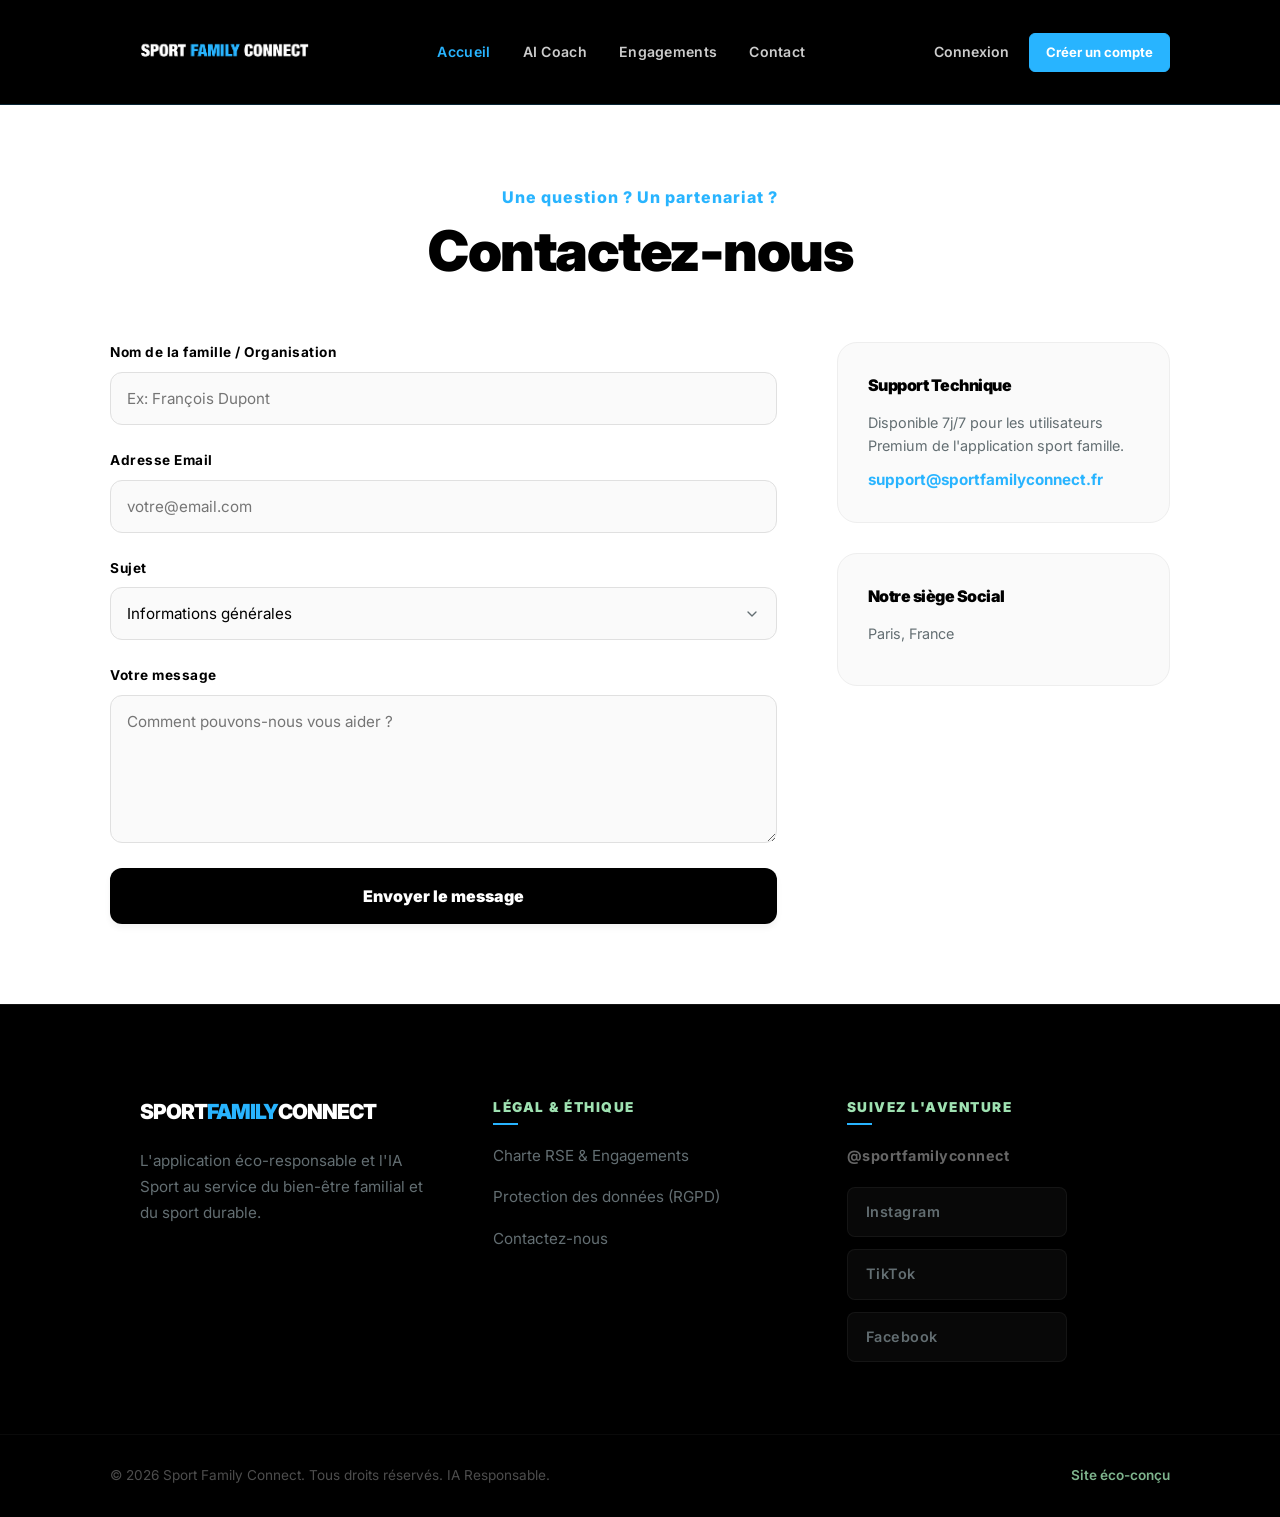
<file: contact.html>
<!DOCTYPE html>
<html lang="fr">
<head>
    <meta charset="UTF-8">
    <meta name="viewport" content="width=device-width, initial-scale=1.0">
    <title>Contact | Sport Family Connect</title>
    <link rel="stylesheet" href="style.css">
    <link href="https://fonts.googleapis.com/css2?family=Archivo+Black&family=Inter:wght@400;600;700;900&display=swap" rel="stylesheet">
</head>
<body class="contact-page">

   <header class="simple-header">
    <nav class="container nav-flex">
        <div class="logo">
            <a href="index.html" class="logo-link">
                <img src="sportfamilyconnectlogo.png" alt="Sport Family Connect Logo" class="logo-img">
            </a>
        </div>
        
        <ul class="nav-links" id="navLinks">
            <li><a href="index.html" class="active">Accueil</a></li>
            <li><a href="index.html#ai-coach">AI Coach</a></li> 
            <li><a href="rse.html">Engagements</a></li> 
            <li><a href="contact.html">Contact</a></li>
            <li class="mobile-auth"><a href="#" class="login-link">Connexion</a></li>
            <li class="mobile-auth"><a href="#" class="signup-btn">Créer un compte</a></li>
        </ul>

        <div class="nav-auth">
            <a href="#" class="login-link">Connexion</a>
            <a href="#" class="signup-btn">Créer un compte</a>
        </div>

        <button class="menu-toggle" id="menuToggle" aria-label="Ouvrir le menu">
            <span class="bar"></span>
            <span class="bar"></span>
            <span class="bar"></span>
        </button>
    </nav>
</header>

    <main class="contact-container">
        <section class="contact-intro">
            <span class="sub-title" style="text-align: center;">Une question ? Un partenariat ?</span>
            <h1>Contactez-nous</h1>
        </section>

        <section class="contact-grid">
            <div class="contact-form-wrapper">
                <form action="#" method="POST" class="main-form">
                    <div class="form-group">
                        <label for="name">Nom de la famille / Organisation</label>
                        <input type="text" id="name" name="name" placeholder="Ex: François Dupont" required>
                    </div>
                    <div class="form-group">
                        <label for="email">Adresse Email</label>
                        <input type="email" id="email" name="email" placeholder="votre@email.com" required>
                    </div>
                    <div class="form-group">
                        <label for="subject">Sujet</label>
                        <select id="subject" name="subject">
                            <option value="info">Informations générales</option>
                            <option value="tech">Support technique AI Coach</option>
                            <option value="rgpd">Question relative au RGPD / Données</option>
                            <option value="press">Presse & Partenariats</option>
                        </select>
                    </div>
                    <div class="form-group">
                        <label for="message">Votre message</label>
                        <textarea id="message" name="message" rows="6" placeholder="Comment pouvons-nous vous aider ?" required></textarea>
                    </div>
                    <button type="submit" class="btn-submit">Envoyer le message</button>
                </form>
            </div>

            <div class="contact-info">
                <div class="info-card">
                    <h3>Support Technique</h3>
                    <p>Disponible 7j/7 pour les utilisateurs Premium de l'application sport famille.</p>
                    <span class="blue-text">support@sportfamilyconnect.fr</span>
                </div>
                <div class="info-card">
                    <h3>Notre siège Social</h3>
                    <p>Paris, France</p>
                </div>
            </div>
        </section>
    </main>

    <footer class="main-footer">
        <div class="container footer-grid">
            <div class="footer-brand">
                <div class="logo">SPORT <span>FAMILY</span> CONNECT</div>
                <p class="brand-text">L'application éco-responsable et l'IA Sport au service du bien-être familial et du sport durable.</p>
            </div>

            <div class="footer-links">
                <h4>LÉGAL & ÉTHIQUE</h4>
                <ul>
                    <li><a href="rse.html" class="hover-underline-dash">Charte RSE & Engagements</a></li>
                    <li><a href="rgpd.html" class="hover-underline-dash">Protection des données (RGPD)</a></li>
                    <li><a href="contact.html" class="hover-underline-dash">Contactez-nous</a></li>
                </ul>
            </div>

            <div class="footer-socials">
                <h4>SUIVEZ L'AVENTURE</h4>
                <p class="handle">@sportfamilyconnect</p>
                <div class="social-icons-list">
                    <a href="https://instagram.com" target="_blank" class="social-card instagram-hover" aria-label="Instagram">
                        <span class="social-text">Instagram</span>
                    </a>
                    <a href="https://tiktok.com" target="_blank" class="social-card tiktok-hover" aria-label="TikTok">
                        <span class="social-text">TikTok</span>
                    </a>
                    <a href="https://facebook.com" target="_blank" class="social-card facebook-hover" aria-label="Facebook">
                        <span class="social-text">Facebook</span>
                    </a>
                </div>
            </div>
        </div>

        <script>
    const menuToggle = document.getElementById('menuToggle');
    const navLinks = document.getElementById('navLinks');

    menuToggle.addEventListener('click', () => {
        menuToggle.classList.toggle('active');
        navLinks.classList.toggle('active');
    });

    // Optionnel : Ferme le menu automatiquement si on clique sur un lien d'ancrage (ex: #ai-coach)
    document.querySelectorAll('.nav-links a').forEach(link => {
        link.addEventListener('click', () => {
            menuToggle.classList.remove('active');
            navLinks.classList.remove('active');
        });
    });
</script>

        <div class="footer-bottom">
            <div class="container footer-bottom-flex">
                <p>&copy; 2026 Sport Family Connect. Tous droits réservés. IA Responsable.</p>
                <p class="eco-badge">Site éco-conçu</p>
            </div>
        </div>
    </footer>

</body>
</html>
</file>
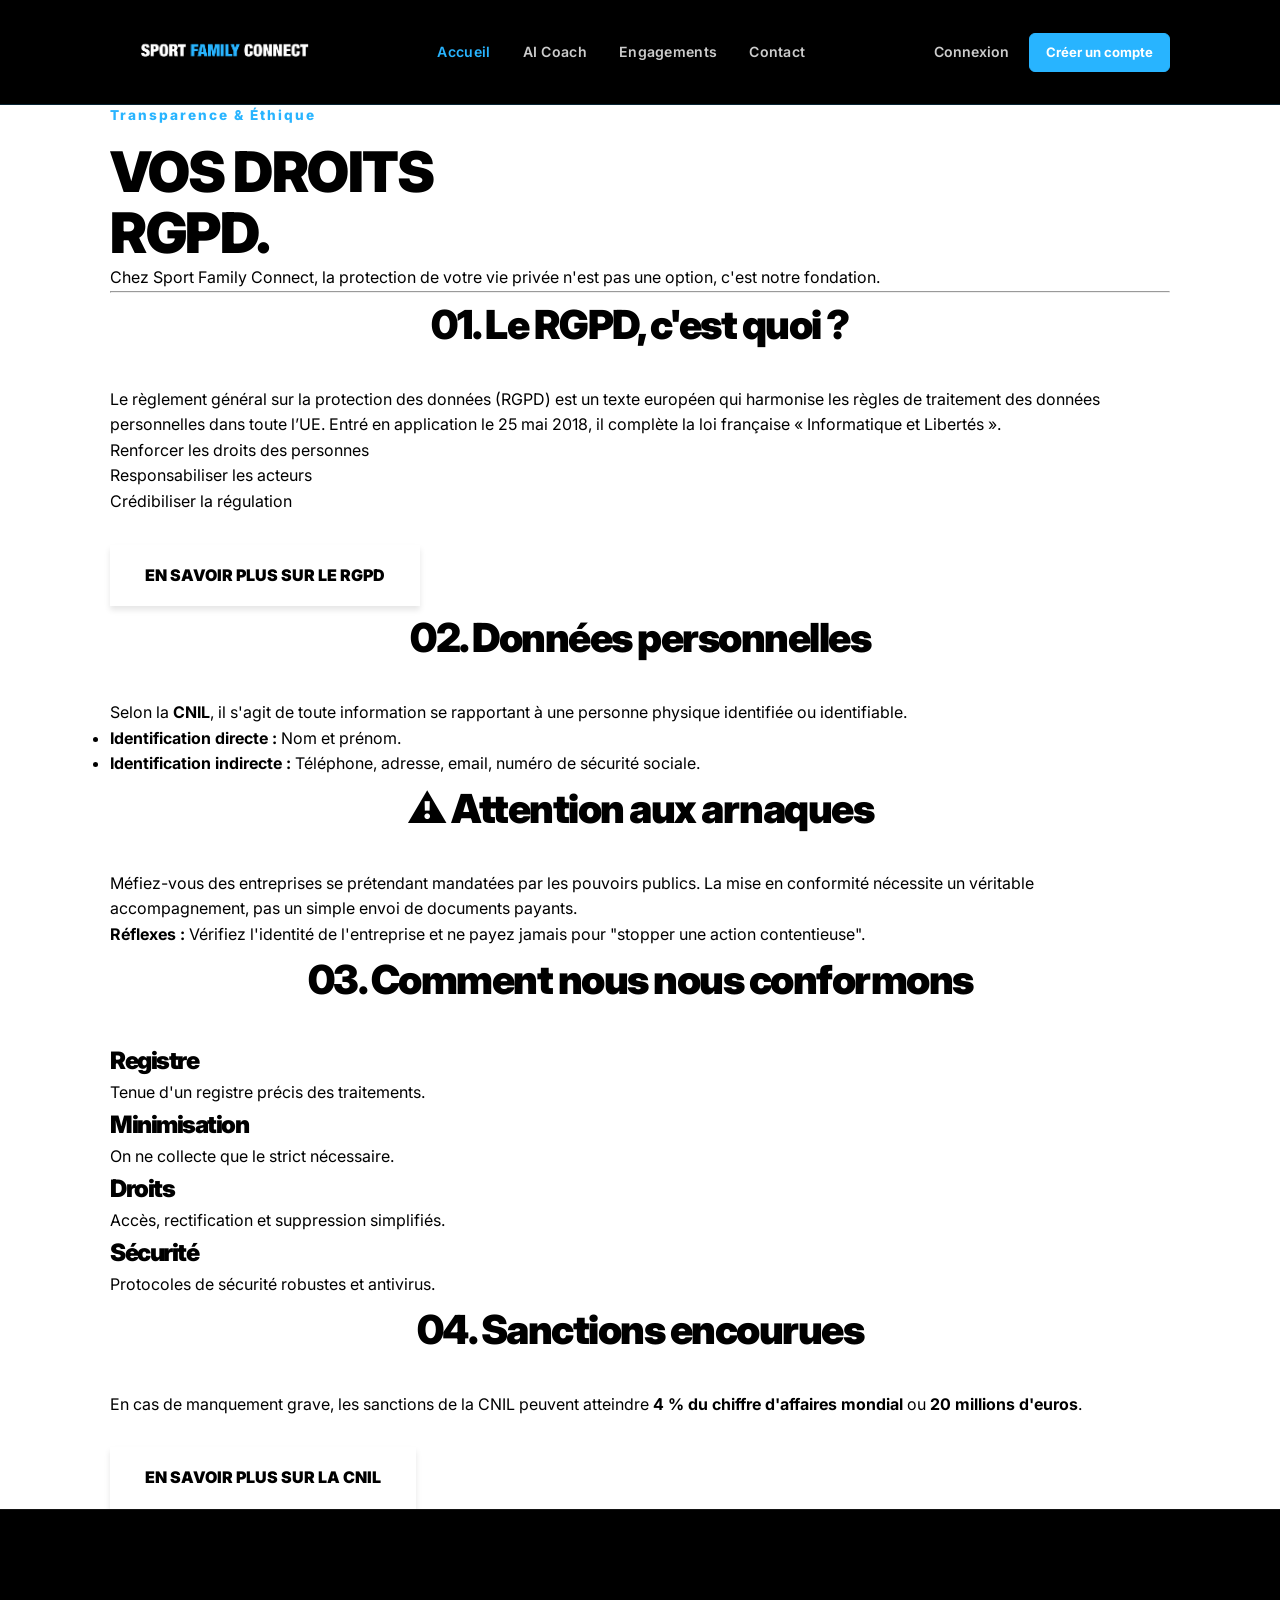
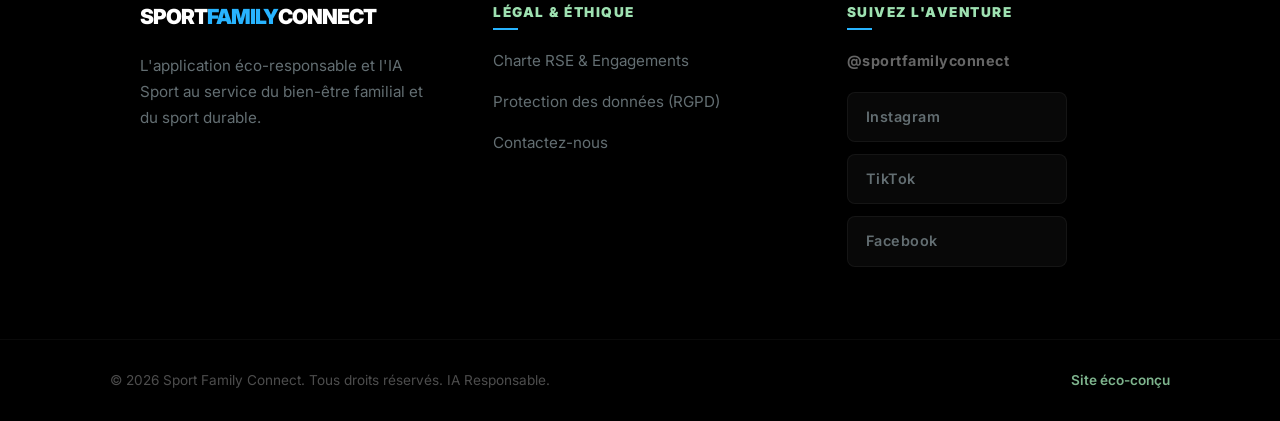
<file: rgpd.html>
<!DOCTYPE html>
<html lang="fr">
<head>
    <meta charset="UTF-8">
    <meta name="viewport" content="width=device-width, initial-scale=1.0">
    <title>RGPD & Protection des Données | Sport Family Connect</title>
    <link rel="stylesheet" href="style.css">
    <link href="https://fonts.googleapis.com/css2?family=Archivo+Black&family=Inter:wght@400;700;900&display=swap" rel="stylesheet">
</head>
<body class="legal-page">

     
   <header class="simple-header">
    <nav class="container nav-flex">
        <div class="logo">
            <a href="index.html" class="logo-link">
                <img src="sportfamilyconnectlogo.png" alt="Sport Family Connect Logo" class="logo-img">
            </a>
        </div>
        
        <ul class="nav-links" id="navLinks">
            <li><a href="index.html" class="active">Accueil</a></li>
            <li><a href="index.html#ai-coach">AI Coach</a></li> 
            <li><a href="rse.html">Engagements</a></li> 
            <li><a href="contact.html">Contact</a></li>
            <li class="mobile-auth"><a href="#" class="login-link">Connexion</a></li>
            <li class="mobile-auth"><a href="#" class="signup-btn">Créer un compte</a></li>
        </ul>

        <div class="nav-auth">
            <a href="#" class="login-link">Connexion</a>
            <a href="#" class="signup-btn">Créer un compte</a>
        </div>

        <button class="menu-toggle" id="menuToggle" aria-label="Ouvrir le menu">
            <span class="bar"></span>
            <span class="bar"></span>
            <span class="bar"></span>
        </button>
    </nav>
</header>

    <main class="legal-content container">
        <section class="legal-header">
            <span class="top-badge">Transparence & Éthique</span>
            <h1>VOS DROITS <br><span>RGPD.</span></h1>
            <p class="intro-text">Chez Sport Family Connect, la protection de votre vie privée n'est pas une option, c'est notre fondation.</p>
        </section>

        <hr class="separator">

        <article class="legal-section">
            <h2>01. Le RGPD, c'est quoi ?</h2>
            <p>Le règlement général sur la protection des données (RGPD) est un texte européen qui harmonise les règles de traitement des données personnelles dans toute l’UE. Entré en application le 25 mai 2018, il complète la loi française « Informatique et Libertés ».</p>
            <div class="objectives-grid">
                <div class="obj-card">Renforcer les droits des personnes</div>
                <div class="obj-card">Responsabiliser les acteurs</div>
                <div class="obj-card">Crédibiliser la régulation</div>
            </div>
        </article>

        <div class="cta-area">
            <a href="https://entreprendre.service-public.gouv.fr/vosdroits/F24270#:~:text=Pour%20%C3%AAtre%20conforme%20au%20RGPD,respect%20d'une%20obligation%20l%C3%A9gale." target="_blank" class="cta-main">EN SAVOIR PLUS SUR LE RGPD</a>
        </div>

        <article class="legal-section">
            <h2>02. Données personnelles</h2>
            <p>Selon la <strong>CNIL</strong>, il s'agit de toute information se rapportant à une personne physique identifiée ou identifiable.</p>
            <ul class="legal-list">
                <li><strong>Identification directe :</strong> Nom et prénom.</li>
                <li><strong>Identification indirecte :</strong> Téléphone, adresse, email, numéro de sécurité sociale.</li>
            </ul>
        </article>

        <article class="legal-section warning-box">
            <h2>⚠️ Attention aux arnaques</h2>
            <p>Méfiez-vous des entreprises se prétendant mandatées par les pouvoirs publics. La mise en conformité nécessite un véritable accompagnement, pas un simple envoi de documents payants.</p>
            <p><strong>Réflexes :</strong> Vérifiez l'identité de l'entreprise et ne payez jamais pour "stopper une action contentieuse".</p>
        </article>

        <article class="legal-section">
            <h2>03. Comment nous nous conformons</h2>
            <div class="conformity-grid">
                <div class="conf-item">
                    <h3>Registre</h3>
                    <p>Tenue d'un registre précis des traitements.</p>
                </div>
                <div class="conf-item">
                    <h3>Minimisation</h3>
                    <p>On ne collecte que le strict nécessaire.</p>
                </div>
                <div class="conf-item">
                    <h3>Droits</h3>
                    <p>Accès, rectification et suppression simplifiés.</p>
                </div>
                <div class="conf-item">
                    <h3>Sécurité</h3>
                    <p>Protocoles de sécurité robustes et antivirus.</p>
                </div>
            </div>
        </article>

        <article class="legal-section final-warning">
            <h2>04. Sanctions encourues</h2>
            <p>En cas de manquement grave, les sanctions de la CNIL peuvent atteindre <strong>4 % du chiffre d'affaires mondial</strong> ou <strong>20 millions d'euros</strong>.</p>
        </article>

        <div class="cta-area">
            <a href="https://www.cnil.fr" target="_blank" class="cta-main">EN SAVOIR PLUS SUR LA CNIL</a>
        </div>
    </main>

    <footer class="main-footer">
    <div class="container footer-grid">
        <div class="footer-brand">
            <div class="logo">SPORT <span>FAMILY</span> CONNECT</div>
            <p class="brand-text">L'application éco-responsable et l'IA Sport au service du bien-être familial et du sport durable.</p>
        </div>

        <div class="footer-links">
            <h4>LÉGAL & ÉTHIQUE</h4>
            <ul>
                <li><a href="rse.html" class="hover-underline-dash">Charte RSE & Engagements</a></li>
                <li><a href="rgpd.html" class="hover-underline-dash">Protection des données (RGPD)</a></li>
                <li><a href="contact.html" class="hover-underline-dash">Contactez-nous</a></li>
            </ul>
        </div>

        <div class="footer-socials">
            <h4>SUIVEZ L'AVENTURE</h4>
            <p class="handle">@sportfamilyconnect</p>
            <div class="social-icons-list">
                <a href="https://instagram.com" target="_blank" class="social-card instagram-hover" aria-label="Instagram">
                    <span class="social-text">Instagram</span>
                </a>
                <a href="https://tiktok.com" target="_blank" class="social-card tiktok-hover" aria-label="TikTok">
                    <span class="social-text">TikTok</span>
                </a>
                <a href="https://facebook.com" target="_blank" class="social-card facebook-hover" aria-label="Facebook">
                    <span class="social-text">Facebook</span>
                </a>
            </div>
        </div>
    </div>

    <script>
    const menuToggle = document.getElementById('menuToggle');
    const navLinks = document.getElementById('navLinks');

    menuToggle.addEventListener('click', () => {
        menuToggle.classList.toggle('active');
        navLinks.classList.toggle('active');
    });

    // Optionnel : Ferme le menu automatiquement si on clique sur un lien d'ancrage (ex: #ai-coach)
    document.querySelectorAll('.nav-links a').forEach(link => {
        link.addEventListener('click', () => {
            menuToggle.classList.remove('active');
            navLinks.classList.remove('active');
        });
    });
</script>

    <div class="footer-bottom">
        <div class="container footer-bottom-flex">
            <p>&copy; 2026 Sport Family Connect. Tous droits réservés. IA Responsable.</p>
            <p class="eco-badge">Site éco-conçu</p>
        </div>
    </div>
</footer>

</body>
</html>
</file>
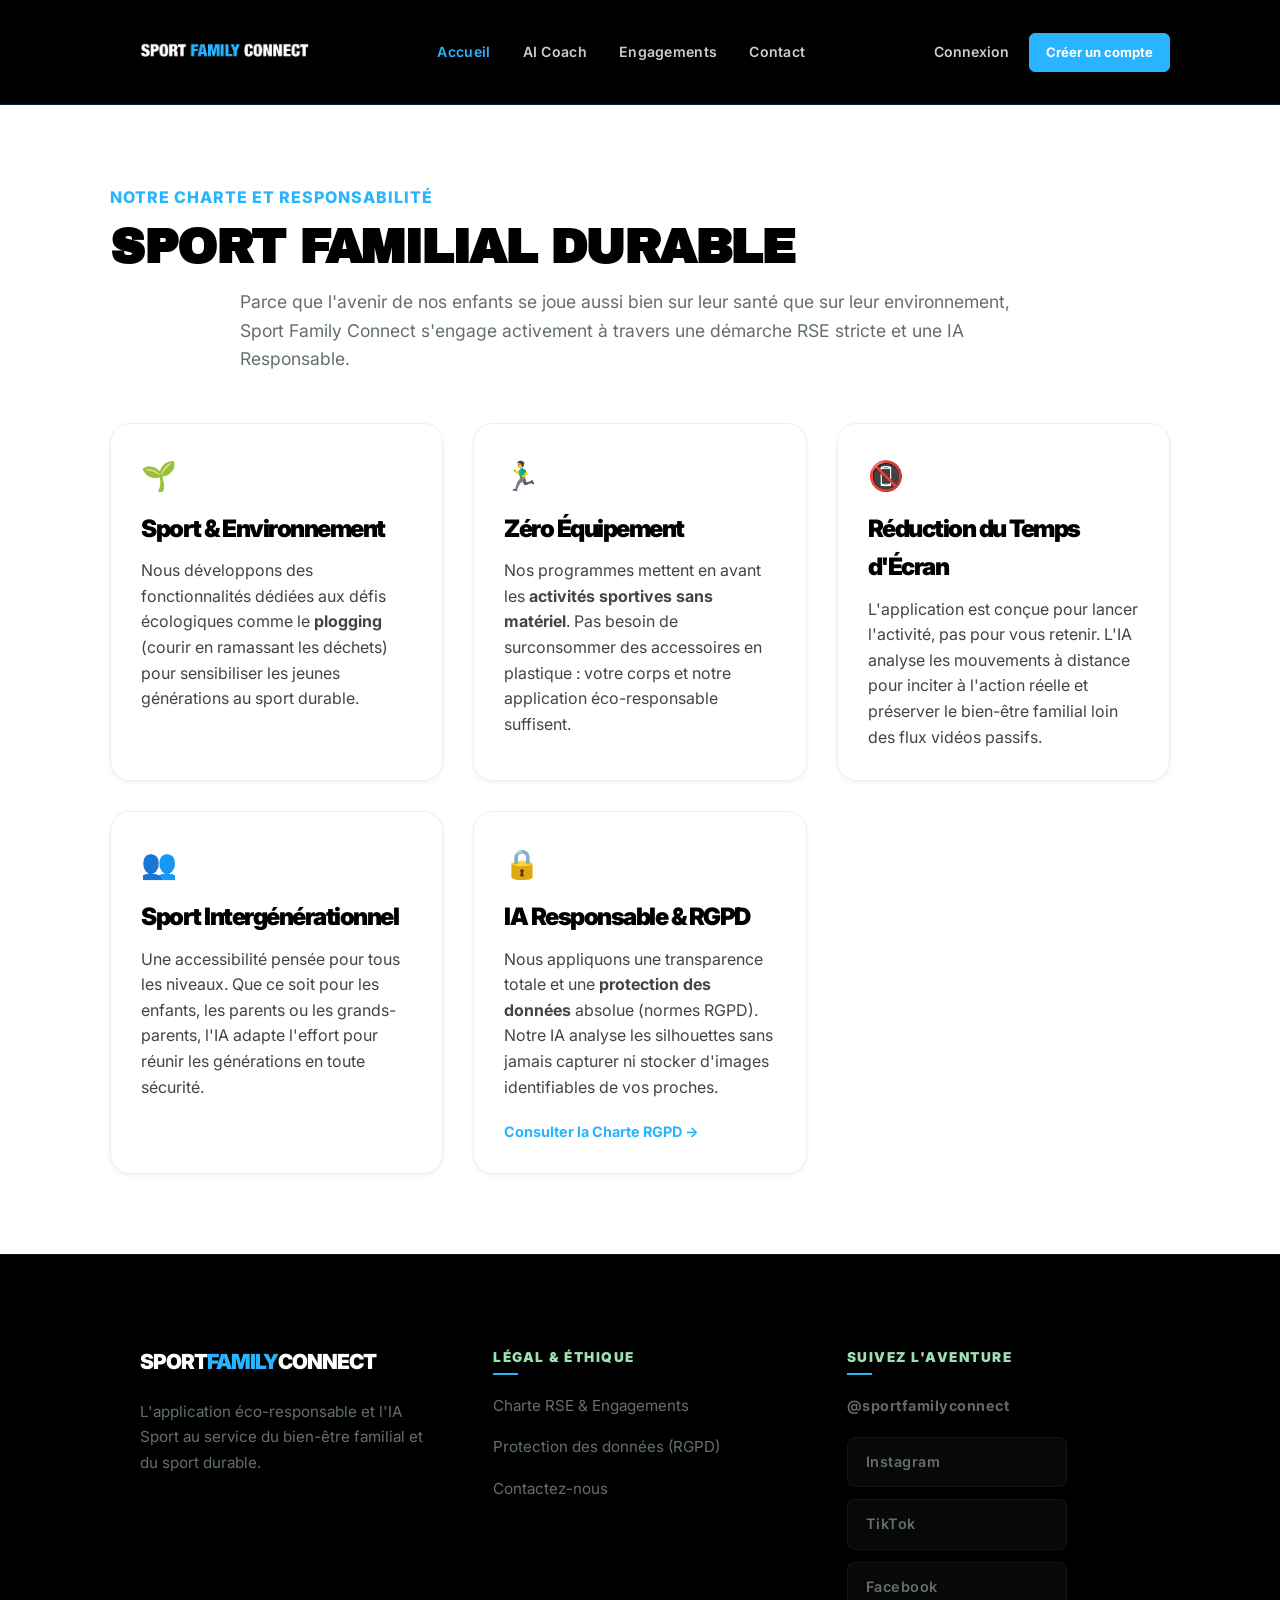
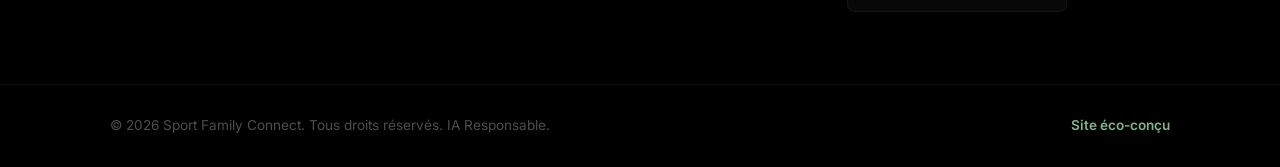
<file: rse.html>
<!DOCTYPE html>
<html lang="fr">
<head>
    <meta charset="UTF-8">
    <meta name="viewport" content="width=device-width, initial-scale=1.0">
    <title>RSE & Engagements | Sport Family Connect</title>
    <link rel="stylesheet" href="style.css">
    <link href="https://fonts.googleapis.com/css2?family=Archivo+Black&family=Inter:wght@400;600;700;900&display=swap" rel="stylesheet">
</head>
<body class="bg-white text-black">

   <header class="simple-header">
    <nav class="container nav-flex">
        <div class="logo">
            <a href="index.html" class="logo-link">
                <img src="sportfamilyconnectlogo.png" alt="Sport Family Connect Logo" class="logo-img">
            </a>
        </div>
        
        <ul class="nav-links" id="navLinks">
            <li><a href="index.html" class="active">Accueil</a></li>
            <li><a href="index.html#ai-coach">AI Coach</a></li> 
            <li><a href="rse.html">Engagements</a></li> 
            <li><a href="contact.html">Contact</a></li>
            <li class="mobile-auth"><a href="#" class="login-link">Connexion</a></li>
            <li class="mobile-auth"><a href="#" class="signup-btn">Créer un compte</a></li>
        </ul>

        <div class="nav-auth">
            <a href="#" class="login-link">Connexion</a>
            <a href="#" class="signup-btn">Créer un compte</a>
        </div>

        <button class="menu-toggle" id="menuToggle" aria-label="Ouvrir le menu">
            <span class="bar"></span>
            <span class="bar"></span>
            <span class="bar"></span>
        </button>
    </nav>
</header>

    <main class="contact-container">
        <section class="contact-intro" style="text-align: left; margin-bottom: 50px;">
            <span class="sub-title" style="color: var(--accent-soft-blue); font-weight: 800; letter-spacing: 1px;">NOTRE CHARTE ET RESPONSABILITÉ</span>
            <h1 style="font-family: 'Archivo Black', sans-serif; font-size: 3rem; margin-top: 10px;">SPORT FAMILIAL DURABLE</h1>
            <p style="color: var(--text-muted); margin-top: 15px; font-size: 1.1rem; max-width: 800px;">
                Parce que l'avenir de nos enfants se joue aussi bien sur leur santé que sur leur environnement, Sport Family Connect s'engage activement à travers une démarche RSE stricte et une IA Responsable.
            </p>
        </section>

        <section class="tips-grid" style="margin-bottom: 80px;">
            
            <div class="tip-card" style="padding: 30px;">
                <div class="tip-icon" style="color: var(--accent-mint);">🌱</div>
                <h3 style="margin-bottom: 10px;">Sport & Environnement</h3>
                <p style="color: #444;">Nous développons des fonctionnalités dédiées aux défis écologiques comme le <strong>plogging</strong> (courir en ramassant les déchets) pour sensibiliser les jeunes générations au sport durable.</p>
            </div>

            <div class="tip-card" style="padding: 30px;">
                <div class="tip-icon" style="color: var(--accent-soft-blue);">🏃‍♂️</div>
                <h3 style="margin-bottom: 10px;">Zéro Équipement</h3>
                <p style="color: #444;">Nos programmes mettent en avant les <strong>activités sportives sans matériel</strong>. Pas besoin de surconsommer des accessoires en plastique : votre corps et notre application éco-responsable suffisent.</p>
            </div>

            <div class="tip-card" style="padding: 30px;">
                <div class="tip-icon" style="color: var(--accent-mint);">📵</div>
                <h3 style="margin-bottom: 10px;">Réduction du Temps d'Écran</h3>
                <p style="color: #444;">L'application est conçue pour lancer l'activité, pas pour vous retenir. L'IA analyse les mouvements à distance pour inciter à l'action réelle et préserver le bien-être familial loin des flux vidéos passifs.</p>
            </div>

            <div class="tip-card" style="padding: 30px;">
                <div class="tip-icon" style="color: var(--accent-soft-blue);">👥</div>
                <h3 style="margin-bottom: 10px;">Sport Intergénérationnel</h3>
                <p style="color: #444;">Une accessibilité pensée pour tous les niveaux. Que ce soit pour les enfants, les parents ou les grands-parents, l'IA adapte l'effort pour réunir les générations en toute sécurité.</p>
            </div>

            <div class="tip-card" style="padding: 30px; display: flex; flex-direction: column; justify-content: space-between;">
                <div>
                    <div class="tip-icon" style="color: var(--accent-mint);">🔒</div>
                    <h3 style="margin-bottom: 10px;">IA Responsable & RGPD</h3>
                    <p style="color: #444; margin-bottom: 20px;">Nous appliquons une transparence totale et une <strong>protection des données</strong> absolue (normes RGPD). Notre IA analyse les silhouettes sans jamais capturer ni stocker d'images identifiables de vos proches.</p>
                </div>
                <a href="rgpd.html" class="hover-underline-dash" style="color: var(--accent-soft-blue); font-weight: 700; text-decoration: none; font-size: 0.9rem; display: inline-block;">
                    Consulter la Charte RGPD →
                </a>
            </div>

        </section>
    </main>

    <footer class="main-footer">
        <div class="container footer-grid">
            <div class="footer-brand">
                <div class="logo">SPORT <span>FAMILY</span> CONNECT</div>
                <p class="brand-text">L'application éco-responsable et l'IA Sport au service du bien-être familial et du sport durable.</p>
            </div>

            <div class="footer-links">
                <h4>LÉGAL & ÉTHIQUE</h4>
                <ul>
                    <li><a href="rse.html" class="hover-underline-dash">Charte RSE & Engagements</a></li>
                    <li><a href="rgpd.html" class="hover-underline-dash">Protection des données (RGPD)</a></li>
                    <li><a href="contact.html" class="hover-underline-dash">Contactez-nous</a></li>
                </ul>
            </div>

            <div class="footer-socials">
                <h4>SUIVEZ L'AVENTURE</h4>
                <p class="handle">@sportfamilyconnect</p>
                <div class="social-icons-list">
                    <a href="https://instagram.com" target="_blank" class="social-card instagram-hover" aria-label="Instagram">
                        <span class="social-text">Instagram</span>
                    </a>
                    <a href="https://tiktok.com" target="_blank" class="social-card tiktok-hover" aria-label="TikTok">
                        <span class="social-text">TikTok</span>
                    </a>
                    <a href="https://facebook.com" target="_blank" class="social-card facebook-hover" aria-label="Facebook">
                        <span class="social-text">Facebook</span>
                    </a>
                </div>
            </div>
        </div>

        <script>
    const menuToggle = document.getElementById('menuToggle');
    const navLinks = document.getElementById('navLinks');

    menuToggle.addEventListener('click', () => {
        menuToggle.classList.toggle('active');
        navLinks.classList.toggle('active');
    });

    // Optionnel : Ferme le menu automatiquement si on clique sur un lien d'ancrage (ex: #ai-coach)
    document.querySelectorAll('.nav-links a').forEach(link => {
        link.addEventListener('click', () => {
            menuToggle.classList.remove('active');
            navLinks.classList.remove('active');
        });
    });
</script>

        <div class="footer-bottom">
            <div class="container footer-bottom-flex">
                <p>&copy; 2026 Sport Family Connect. Tous droits réservés. IA Responsable.</p>
                <p class="eco-badge">Site éco-conçu</p>
            </div>
        </div>
    </footer>

</body>
</html>
</file>
<file: style.css>
/* ==========================================================================
   1. VARIABLES & CONFIGURATION GLOBAL
   ========================================================================== */
@import url('https://fonts.googleapis.com/css2?family=Archivo+Black&family=Inter:wght@400;600;700;900&display=swap');

:root {
    --primary-black: #000000;
    --primary-white: #ffffff;
    --accent-blue: #28b4ff;
    --accent-soft-blue: #28b4ff;   
    --accent-mint: #9ee1b1;        
    --gray-light: #f8f9fa;
    --text-muted: #636e72;
}

* {
    margin: 0;
    padding: 0;
    box-sizing: border-box;
}

html, body {
    width: 100%;
    overflow-x: hidden; /* Sécurité absolue : bloque le scroll horizontal parasite */
}

body {
    font-family: 'Inter', sans-serif;
    line-height: 1.6;
    color: var(--primary-black);
    background-color: var(--primary-white);
    scroll-behavior: smooth;
    text-transform: none;
}

.container {
    max-width: 1100px;
    margin: 0 auto;
    padding: 0 20px;
}

/* ==========================================================================
   2. TYPOGRAPHIE (VERSION INTER)
   ========================================================================== */
h1, h2, h3, h4, h5, h6 {
    font-family: 'Inter', sans-serif;
    font-weight: 900; 
    text-transform: none;
    letter-spacing: -1.5px; 
}

h1 { font-size: 3.5rem; line-height: 1.1; }
h2 { font-size: 2.5rem; margin-bottom: 30px; text-align: center; }
h3 { font-size: 1.5rem; }

/* ==========================================================================
   3. NAVIGATION & HEADER PREMIUM
   ========================================================================== */
.simple-header {
    background: var(--primary-black);
    padding: 22px 0; 
    border-bottom: 1px solid rgba(40, 180, 255, 0.2); 
    position: sticky;
    top: 0;
    z-index: 1000;
}

.nav-flex {
    display: flex;
    justify-content: space-between;
    align-items: center;
    position: relative;
}

/* Logo & Image */
.logo {
    display: flex;
    align-items: center;
    font-family: 'Inter', sans-serif;
    font-weight: 900;
    font-size: 1.2rem;
    letter-spacing: -1px;
}

.logo span { color: var(--accent-blue); }

.logo .logo-link {
    color: var(--primary-white);
    text-decoration: none;
    display: inline-block;
    transition: transform 0.3s ease;
}

.logo .logo-link:hover {
    transform: scale(1.02);
}

.logo-img {
    height: 60px; 
    width: auto; 
    display: block;
    transition: transform 0.3s cubic-bezier(0.25, 0.8, 0.25, 1);
    padding: 5px 0; 
}

.logo .logo-link:hover .logo-img {
    transform: scale(1.03) rotate(-0.5deg); 
}

/* Liens de navigation */
.nav-links {
    display: flex;
    list-style: none;
    gap: 32px; 
    align-items: center;
}

.nav-links a {
    color: rgba(255, 255, 255, 0.8); 
    text-decoration: none;
    font-weight: 600;
    font-size: 0.88rem; 
    letter-spacing: 0.3px;
    transition: all 0.3s ease;
    position: relative;
    padding: 4px 0;
    padding-bottom: 5px;
}

.nav-links a::after {
    content: '';
    position: absolute;
    width: 0;
    height: 2px;
    bottom: 0;
    left: 0;
    background-color: var(--accent-blue);
    transition: width 0.3s ease;
}

.nav-links a:hover::after { 
    width: 100%; 
}

.nav-links a:hover, .nav-links a.active { 
    color: var(--accent-blue); 
}

/* Bloc Connexion / Inscription */
.nav-auth {
    display: flex;
    align-items: center;
    gap: 20px;
    margin-left: 30px; 
}

.login-link {
    color: rgba(255, 255, 255, 0.8);
    text-decoration: none;
    font-weight: 600;
    font-size: 0.88rem;
    transition: color 0.3s ease;
}

.login-link:hover { color: var(--accent-blue); }

.signup-btn {
    background-color: var(--accent-blue);
    color: var(--primary-white);
    padding: 8px 16px; 
    border-radius: 6px;
    text-decoration: none;
    font-weight: 700;
    font-size: 0.82rem;
    transition: all 0.3s ease;
    border: 1px solid var(--accent-blue);
}

.signup-btn:hover {
    background-color: transparent;
    color: var(--accent-blue);
    box-shadow: 0 0 12px rgba(40, 180, 255, 0.2);
    transform: translateY(-1px);
}

.mobile-auth, .menu-toggle {
    display: none;
}

/* ==========================================================================
   4. HERO SECTION
   ========================================================================== */
.hero-premium {
    height: 100vh;
    background: url('sportfamilyconnecthero.png') no-repeat center center/cover;
    position: relative;
    display: flex;
    align-items: center;
}

.hero-overlay {
    position: absolute;
    inset: 0;
    background: linear-gradient(to right, rgba(0,0,0,0.85) 30%, transparent 100%);
    display: flex;
    align-items: center;
}

.hero-content {
    text-align: left;
    color: var(--primary-white);
}

.top-badge {
    color: var(--accent-soft-blue);
    font-weight: 800;
    letter-spacing: 2px;
    font-size: 0.85rem;
    margin-bottom: 15px;
    display: block;
}

.hero-content h1 span { color: var(--accent-soft-blue); }

.cta-main {
    display: inline-block;
    background: var(--primary-white);
    color: var(--primary-black);
    padding: 18px 35px;
    font-weight: 900;
    text-decoration: none;
    margin-top: 30px;
    transition: all 0.3s cubic-bezier(0.25, 0.8, 0.25, 1);
    box-shadow: 0 4px 6px rgba(0, 0, 0, 0.1);
}

.cta-main:hover {
    background: var(--accent-soft-blue);
    color: var(--primary-white);
    transform: scale(1.05);
    box-shadow: 0 8px 15px rgba(40, 180, 255, 0.3); 
}

/* ==========================================================================
   5. AI COACH SECTION
   ========================================================================== */
.ai-section-immersive {
    position: relative;
    min-height: 100vh;
    display: flex;
    align-items: center;
    background: var(--primary-black);
}

.ai-background-image {
    position: absolute;
    inset: 0;
    background-image: url('sportfamilly.jpg'); 
    background-size: cover;
    background-position: center;
    z-index: 1;
}

.ai-overlay {
    position: absolute;
    inset: 0;
    background: rgba(0, 0, 0, 0.88); 
    z-index: 2;
    display: flex;
    align-items: center;
    padding: 80px 0;
}

.ai-content {
    position: relative;
    z-index: 3;
    text-align: center;
    width: 100%;
}

.flash-title {
    font-size: 4rem;
    background: linear-gradient(45deg, var(--accent-mint), var(--accent-soft-blue));
    -webkit-background-clip: text;
    -webkit-text-fill-color: transparent;
    margin-bottom: 20px;
}

.ai-description {
    max-width: 600px;
    margin: 0 auto 40px;
    color: #ffffff;
    font-size: 1.1rem;
    line-height: 1.6;
}

.logo-circle {
    width: 280px;  
    height: 280px; 
    border-radius: 50%;
    border: 3px solid var(--accent-mint); 
    margin: 40px auto;
    display: flex;
    align-items: center;
    justify-content: center;
    background: rgba(158, 225, 177, 0.05);
    animation: pulse-glow 3s infinite ease-in-out;
}

.ai-logo-img {
    max-width: 90%;   
    max-height: 90%;  
    height: auto;
    object-fit: contain;
}

@keyframes pulse-glow {
    0% { box-shadow: 0 0 20px rgba(158, 225, 177, 0.4); transform: scale(1); }
    50% { box-shadow: 0 0 50px rgba(127, 171, 255, 0.6); transform: scale(1.03); } 
    100% { box-shadow: 0 0 20px rgba(158, 225, 177, 0.4); transform: scale(1); }
}

.features-flash {
    display: flex;
    justify-content: center;
    gap: 15px;
    margin: 30px 0;
}

.feat-f {
    padding: 12px 25px;
    border-radius: 10px;
    font-weight: 700;
    font-size: 0.9rem;
    background: rgba(255,255,255,0.05);
}

.feat-f.mauve { color: var(--accent-soft-blue); border: 1px solid var(--accent-soft-blue); }
.feat-f.bleu { color: var(--accent-mint); border: 1px solid var(--accent-mint); }

.btn-ai-dedicated {
    display: inline-block;
    padding: 20px 40px;
    background: var(--accent-mint);
    color: var(--primary-black);
    text-decoration: none;
    font-weight: 900;
    border-radius: 5px;
    transition: all 0.3s cubic-bezier(0.25, 0.8, 0.25, 1);
    box-shadow: 0 4px 6px rgba(0, 0, 0, 0.1);
}

.btn-ai-dedicated:hover {
    background: var(--accent-soft-blue);
    color: var(--primary-white);
    transform: translateY(-3px) scale(1.02);
    box-shadow: 0 10px 20px rgba(158, 225, 177, 0.3);
}

.ai-page-access {
    margin-bottom: 20px; 
}

/* Boutons Stores App */
.app-download-buttons {
    display: flex;
    justify-content: center;
    gap: 20px;          
    margin-top: 50px;   
    flex-wrap: wrap;
    align-items: center;
}

.store-link img {
    height: 45px;       
    width: auto;        
    display: block;
    transition: all 0.3s ease;
}

.store-link:hover img {
    filter: brightness(1.2); 
    transform: translateY(-5px);
}

/* ==========================================================================
   6. CONSEILS FAMILLE (CARTES PREMIUM)
   ========================================================================== */
.tips-section { padding: 100px 0; background: var(--primary-white); }
.sub-title { color: var(--accent-soft-blue); font-weight: 800; letter-spacing: 1px; display: block; margin-bottom: 10px; }

.tips-grid {
    display: grid;
    grid-template-columns: repeat(auto-fit, minmax(300px, 1fr));
    gap: 30px;
}

.tip-card {
    background: var(--primary-white);
    border: 1px solid #eee;
    border-radius: 20px;
    overflow: hidden;
    transition: all 0.4s cubic-bezier(0.25, 0.8, 0.25, 1);
    box-shadow: 0 2px 5px rgba(0,0,0,0.05); 
}

.tip-image { width: 100%; height: 220px; overflow: hidden; }
.tip-image img { width: 100%; height: 100%; object-fit: cover; transition: 0.5s; }

.tip-content { padding: 30px; }
.tip-icon { font-family: 'Archivo Black', sans-serif; font-size: 1.8rem; color: var(--accent-soft-blue); margin-bottom: 10px; }

.tip-card:hover {
    transform: translateY(-12px); 
    border-color: var(--accent-soft-blue);
    box-shadow: 0 20px 40px rgba(0, 0, 0, 0.12);
}

.tip-card:hover .tip-image img {
    transform: scale(1.05); 
}

/* ==========================================================================
   7. PAGE CONTACT FORMULAIRE
   ========================================================================== */
.contact-page {
    background-color: var(--primary-white);
    color: var(--primary-black);
}

.contact-container {
    max-width: 1100px;
    margin: 80px auto;
    padding: 0 20px;
}

.contact-intro {
    text-align: center;
    margin-bottom: 60px;
}

.contact-intro h1 {
    font-size: 3.5rem;
    margin-top: 10px;
    margin-bottom: 15px;
}

.contact-intro p {
    color: var(--text-muted);
    font-size: 1.1rem;
    max-width: 600px;
    margin: 0 auto;
}

.contact-grid {
    display: flex;
    gap: 60px;
}

.contact-form-wrapper {
    flex: 2; 
}

.contact-info {
    flex: 1; 
    display: flex;
    flex-direction: column;
    gap: 30px;
}

.main-form {
    display: flex;
    flex-direction: column;
    gap: 25px;
}

.form-group {
    display: flex;
    flex-direction: column;
    gap: 8px;
}

.form-group label {
    font-size: 0.85rem;
    font-weight: 700;
    color: var(--primary-black);
    letter-spacing: 0.5px;
}

.form-group input, 
.form-group select, 
.form-group textarea {
    width: 100%;
    padding: 16px;
    border: 1px solid #e0e0e0;
    border-radius: 12px;
    font-family: 'Inter', sans-serif;
    font-size: 0.95rem;
    background-color: #fafafa;
    color: var(--primary-black);
    transition: all 0.3s cubic-bezier(0.25, 0.8, 0.25, 1);
}

.form-group select {
    cursor: pointer;
    appearance: none;
    background-image: url("data:image/svg+xml;utf8,<svg xmlns='http://www.w3.org/2000/svg' width='24' height='24' viewBox='0 0 24 24' fill='none' stroke='%23636e72' stroke-width='2' stroke-linecap='round' stroke-linejoin='round'><polyline points='6 9 12 15 18 9'></polyline></svg>");
    background-repeat: no-repeat;
    background-position: right 16px center;
    background-size: 16px;
    padding-right: 40px;
}

.form-group input:focus, 
.form-group select:focus, 
.form-group textarea:focus {
    outline: none;
    background-color: var(--primary-white);
    border-color: var(--accent-soft-blue);
    box-shadow: 0 0 0 4px rgba(40, 180, 255, 0.1);
}

.contact-form-wrapper .btn-submit {
    display: inline-block;
    width: 100%;
    padding: 18px;
    background-color: var(--primary-black);
    color: var(--primary-white);
    border: none;
    border-radius: 12px;
    font-family: 'Inter', sans-serif;
    font-weight: 900;
    font-size: 1rem;
    cursor: pointer;
    transition: all 0.3s cubic-bezier(0.25, 0.8, 0.25, 1);
    box-shadow: 0 4px 6px rgba(0, 0, 0, 0.05);
}

.contact-form-wrapper .btn-submit:hover {
    background-color: var(--accent-soft-blue);
    transform: translateY(-2px);
    box-shadow: 0 8px 20px rgba(40, 180, 255, 0.25);
}

.info-card {
    background-color: #fafafa;
    border: 1px solid #eeeeee;
    padding: 30px;
    border-radius: 20px;
    transition: all 0.3s ease;
}

.info-card:hover {
    border-color: var(--accent-mint);
    box-shadow: 0 10px 30px rgba(0, 0, 0, 0.03);
}

.info-card h3 {
    font-size: 1rem;
    color: var(--primary-black);
    margin-bottom: 12px;
    letter-spacing: -0.5px;
}

.info-card p {
    color: var(--text-muted);
    font-size: 0.9rem;
    line-height: 1.6;
    margin-bottom: 10px;
}

.info-card .blue-text {
    color: var(--accent-soft-blue);
    font-weight: 700;
    font-size: 0.95rem;
}

.info-card .social-links {
    display: flex;
    gap: 15px;
    margin-top: 5px;
}

.info-card .social-links a {
    font-size: 0.9rem;
    font-weight: 600;
    color: var(--text-muted);
    text-decoration: none;
}

/* ==========================================================================
   8. SECTION VIDÉO DE LANCEMENT
   ========================================================================== */
.video-launch-section {
    padding: 120px 0;
    text-align: center;
    position: relative;
    background: linear-gradient(-45deg, #9ee1b1, #7fabff, #ffffff, #9ee1b1);
    background-size: 400% 400%;
    animation: gradientMovement 15s ease infinite;
}

.video-header {
    margin-bottom: 55px;
}

.video-header h2 {
    font-size: 2.6rem;
    margin-top: 10px;
    margin-bottom: 15px;
    color: var(--primary-black);
}

.video-header p {
    color: rgba(0, 0, 0, 0.7); 
    font-size: 1.1rem;
    max-width: 600px;
    margin: 0 auto;
    font-weight: 600;
}

.video-player-wrapper {
    max-width: 650px; 
    margin: 0 auto;
    padding: 0 15px;
}

.interactive-player {
    width: 100%;
    height: auto;
    display: block;
    border-radius: 20px; 
    box-shadow: 0 30px 60px rgba(0, 0, 0, 0.15); 
    background-color: var(--primary-black);
    border: 1px solid rgba(255, 255, 255, 0.4); 
}

@keyframes gradientMovement {
    0% { background-position: 0% 50%; }
    50% { background-position: 100% 50%; }
    100% { background-position: 0% 50%; }
}

/* ==========================================================================
   9. FOOTER (TYPO PURE)
   ========================================================================== */
.main-footer {
    background-color: var(--primary-black);
    color: var(--primary-white);
    padding: 90px 0 0 0;
    border-top: 1px solid rgba(255, 255, 255, 0.08);
    font-size: 0.95rem;
    position: relative;
    overflow: hidden;
}

.footer-grid {
    display: table;
    width: 100%;
    margin-bottom: 60px;
}

.footer-brand, .footer-links, .footer-socials {
    display: table-cell;
    width: 33.333%;
    vertical-align: top;
    padding: 0 30px;
}

.footer-brand .logo {
    font-size: 1.3rem;
    margin-bottom: 20px;
    transition: transform 0.4s ease;
}

.footer-brand:hover .logo {
    transform: scale(1.02);
}

.footer-brand .brand-text {
    color: var(--text-muted);
    line-height: 1.7;
    max-width: 300px;
    font-weight: 400;
}

.main-footer h4 {
    font-family: 'Inter', sans-serif;
    font-weight: 900;
    font-size: 0.85rem;
    letter-spacing: 1.5px;
    margin-bottom: 25px;
    color: var(--accent-mint);
    position: relative;
    display: inline-block;
}

.main-footer h4::after {
    content: '';
    position: absolute;
    bottom: -6px;
    left: 0;
    width: 25px;
    height: 2px;
    background-color: var(--accent-soft-blue);
}

.footer-links ul {
    list-style: none;
    padding: 0;
    margin: 0;
}

.footer-links li {
    margin-bottom: 14px;
}

.footer-links a.hover-underline-dash {
    color: var(--text-muted);
    text-decoration: none;
    position: relative;
    padding-bottom: 3px;
    display: inline-block;
    transition: color 0.3s ease, transform 0.3s ease;
}

.footer-links a.hover-underline-dash::after {
    content: '';
    position: absolute;
    width: 100%;
    transform: scaleX(0);
    height: 1.5px;
    bottom: 0;
    left: 0;
    background: linear-gradient(90deg, var(--accent-mint), var(--accent-soft-blue));
    transform-origin: bottom right;
    transition: transform 0.4s cubic-bezier(0.86, 0, 0.07, 1);
}

.footer-links a.hover-underline-dash:hover {
    color: var(--primary-white);
    transform: translateX(4px);
}

.footer-links a.hover-underline-dash:hover::after {
    transform: scaleX(1);
    transform-origin: bottom left;
}

.footer-socials .handle {
    font-weight: 700;
    color: rgba(255, 255, 255, 0.4);
    margin-bottom: 20px;
    font-size: 0.9rem;
    letter-spacing: 0.5px;
}

.social-icons-list {
    display: block;
}

.social-card {
    display: block;
    width: 80%;
    max-width: 220px;
    padding: 12px 18px;
    margin-bottom: 12px;
    background: rgba(255, 255, 255, 0.03);
    border: 1px solid rgba(255, 255, 255, 0.05);
    border-radius: 8px;
    color: var(--text-muted);
    text-decoration: none;
    transition: all 0.4s cubic-bezier(0.25, 0.8, 0.25, 1);
}

.social-text {
    font-weight: 600;
    font-size: 0.9rem;
    letter-spacing: 0.5px;
}

.instagram-hover:hover {
    background: rgba(255, 255, 255, 0.06);
    border-color: #7fabff;
    color: #7fabff;
    transform: translateY(-3px);
    box-shadow: 0 10px 20px rgba(127, 171, 255, 0.08);
}

.tiktok-hover:hover {
    background: rgba(255, 255, 255, 0.06);
    border-color: #9ee1b1;
    color: #9ee1b1;
    transform: translateY(-3px);
    box-shadow: 0 10px 20px rgba(158, 225, 177, 0.08);
}

.facebook-hover:hover {
    background: rgba(255, 255, 255, 0.06);
    border-color: var(--primary-white);
    color: var(--primary-white);
    transform: translateY(-3px);
    box-shadow: 0 10px 20px rgba(255, 255, 255, 0.03);
}

.footer-bottom {
    border-top: 1px solid rgba(255, 255, 255, 0.04);
    padding: 30px 0;
    margin-top: 20px;
    color: rgba(255, 255, 255, 0.3);
    font-size: 0.85rem;
}

.footer-bottom-flex {
    display: flex;
    justify-content: space-between;
    align-items: center;
}

.eco-badge {
    color: var(--accent-mint);
    opacity: 0.8;
    font-weight: 600;
}

/* ==========================================================================
   10. MEDIA QUERIES & RESPONSIVE (DÉROULANT MOBILE)
   ========================================================================== */

/* Écrans intermédiaires Tablette/Mobile (<= 992px) */
@media (max-width: 992px) {
    .nav-auth {
        display: none;
    }

    .menu-toggle {
        display: flex;
        flex-direction: column;
        justify-content: space-between;
        width: 26px;
        height: 18px;
        background: transparent;
        border: none;
        cursor: pointer;
        z-index: 1001;
    }

    .menu-toggle .bar {
        width: 100%;
        height: 2px;
        background-color: var(--primary-white);
        transition: all 0.3s ease;
    }

    .menu-toggle.active .bar:nth-child(1) {
        transform: translateY(8px) rotate(45deg);
    }
    .menu-toggle.active .bar:nth-child(2) {
        opacity: 0;
    }
    .menu-toggle.active .bar:nth-child(3) {
        transform: translateY(-8px) rotate(-45deg);
    }

    .nav-links {
        position: fixed;
        top: 75px; 
        left: 0;
        right: 0;
        bottom: 0;
        background-color: rgba(0, 0, 0, 0.95);
        backdrop-filter: blur(10px);
        flex-direction: column;
        padding-top: 50px;
        gap: 30px;
        transform: translateY(-100%); 
        opacity: 0;
        transition: transform 0.4s cubic-bezier(0.25, 1, 0.5, 1), opacity 0.3s ease;
        pointer-events: none;
        overflow: hidden; /* Empêche le conteneur du menu mobile de créer un overflow */
    }

    .nav-links a {
        font-size: 1.2rem;
    }

    .mobile-auth {
        display: block; 
        width: 80%;
        text-align: center;
    }
    
    .mobile-auth .signup-btn {
        display: block;
        padding: 14px;
    }

    .nav-links.active {
        transform: translateY(0);
        opacity: 1;
        pointer-events: auto;
    }
}

/* Écrans Smartphone (<= 768px) */
@media (max-width: 768px) {
    .simple-header {
        padding: 15px 0; 
    }

    .logo-img {
        height: 44px; 
    }

    .footer-grid { 
        display: block; 
    }

    .footer-brand, .footer-links, .footer-socials {
        display: block;
        width: 100%;
        text-align: center;
        padding: 0 10px;
        margin-bottom: 45px;
    }

    .footer-brand .brand-text, .social-card { 
        margin: 0 auto 12px; 
    }

    .footer-bottom-flex { 
        display: block; 
        text-align: center; 
    }

    .eco-badge { 
        margin-top: 10px; 
    }

    .contact-grid {
        flex-direction: column;
        gap: 40px;
    }

    .contact-container {
        margin: 40px auto;
    }

    .contact-intro h1 {
        font-size: 2.5rem;
    }

    .video-launch-section {
        padding: 70px 0;
    }

    .video-header h2 {
        font-size: 1.9rem;
    }
}
</file>
